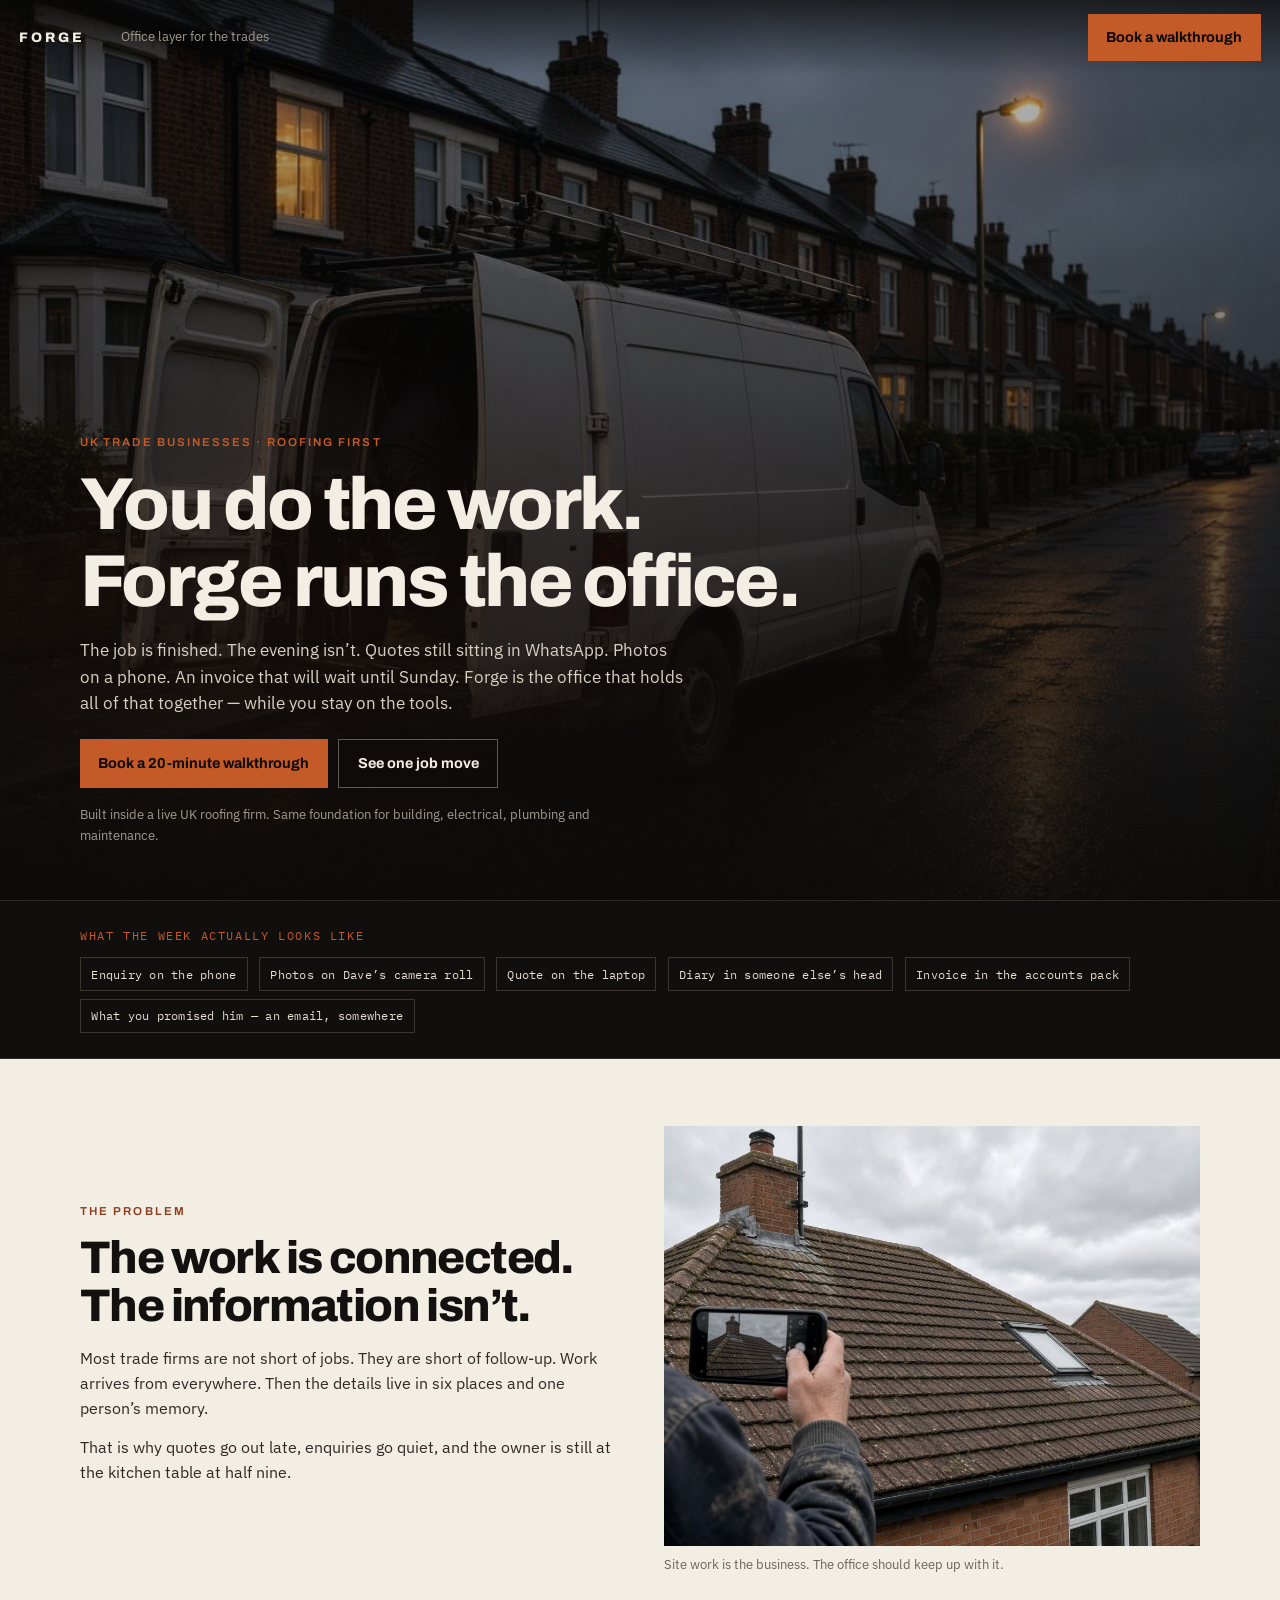
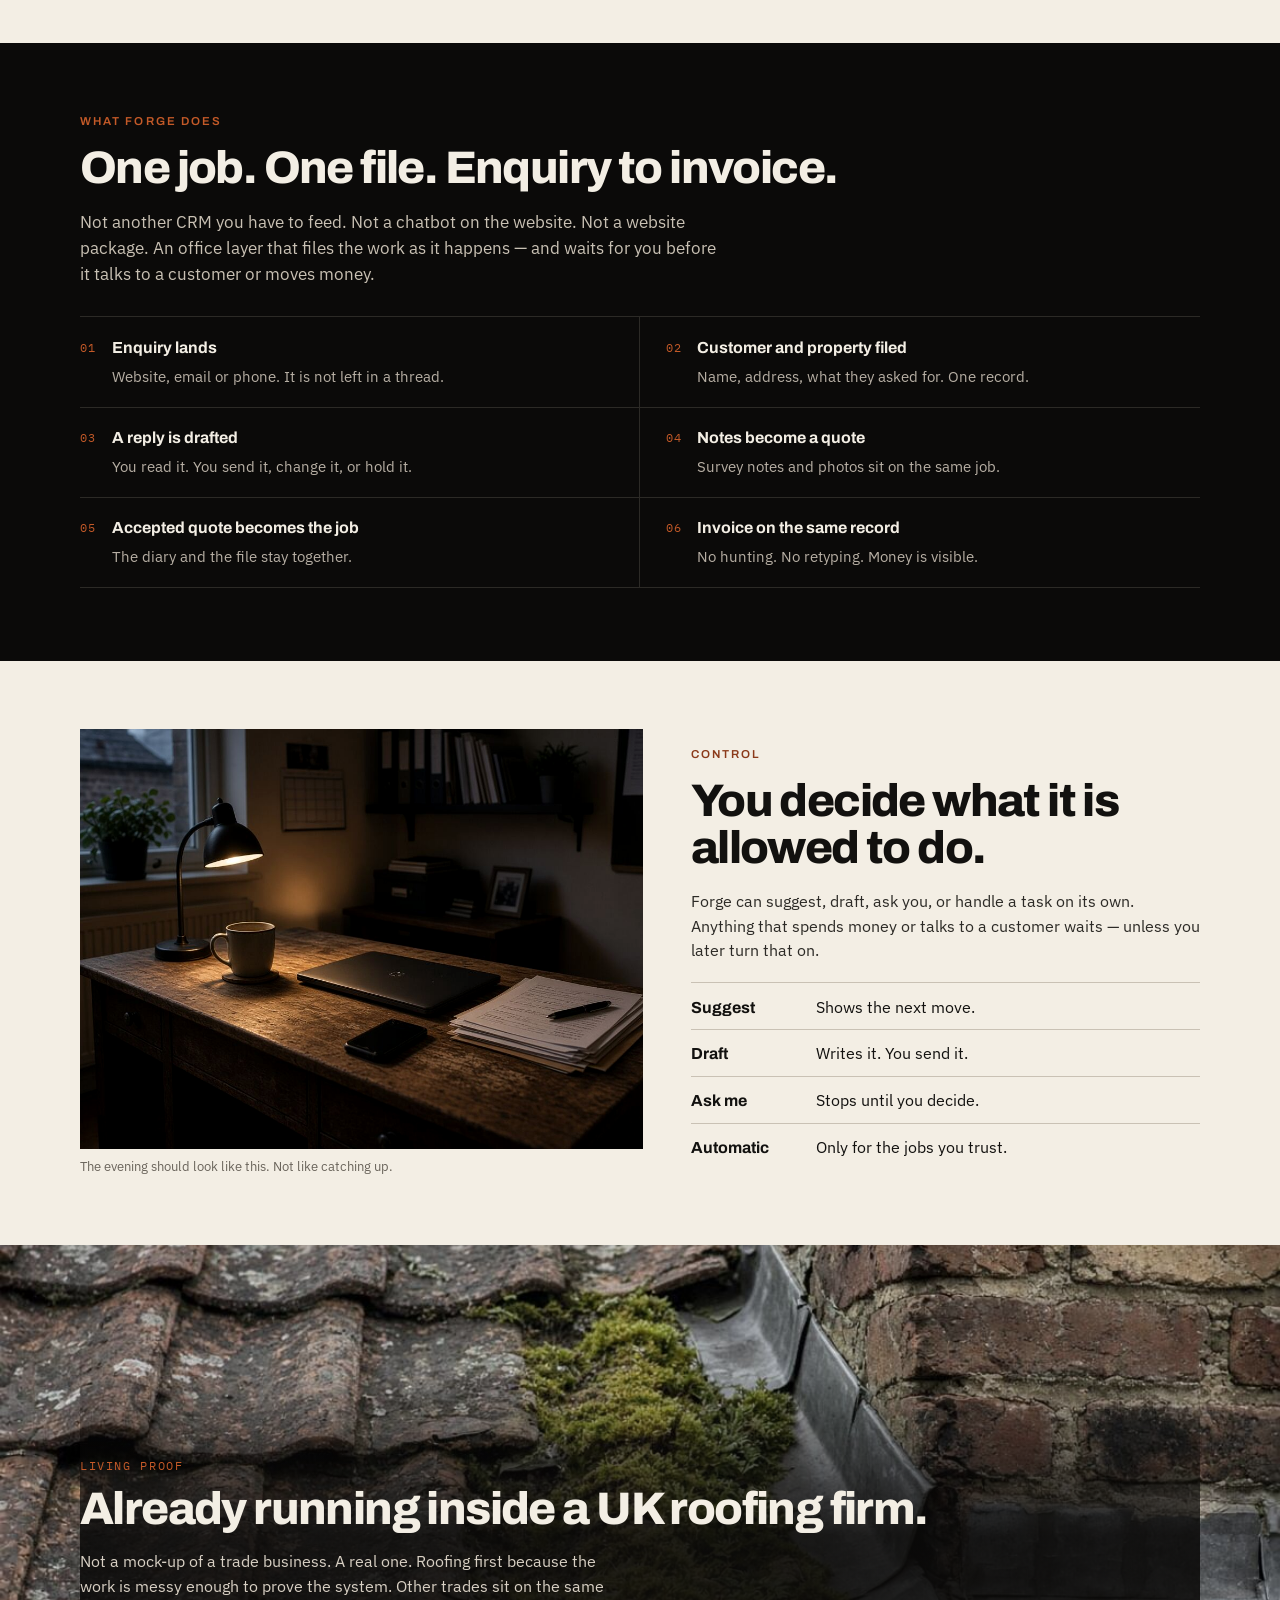
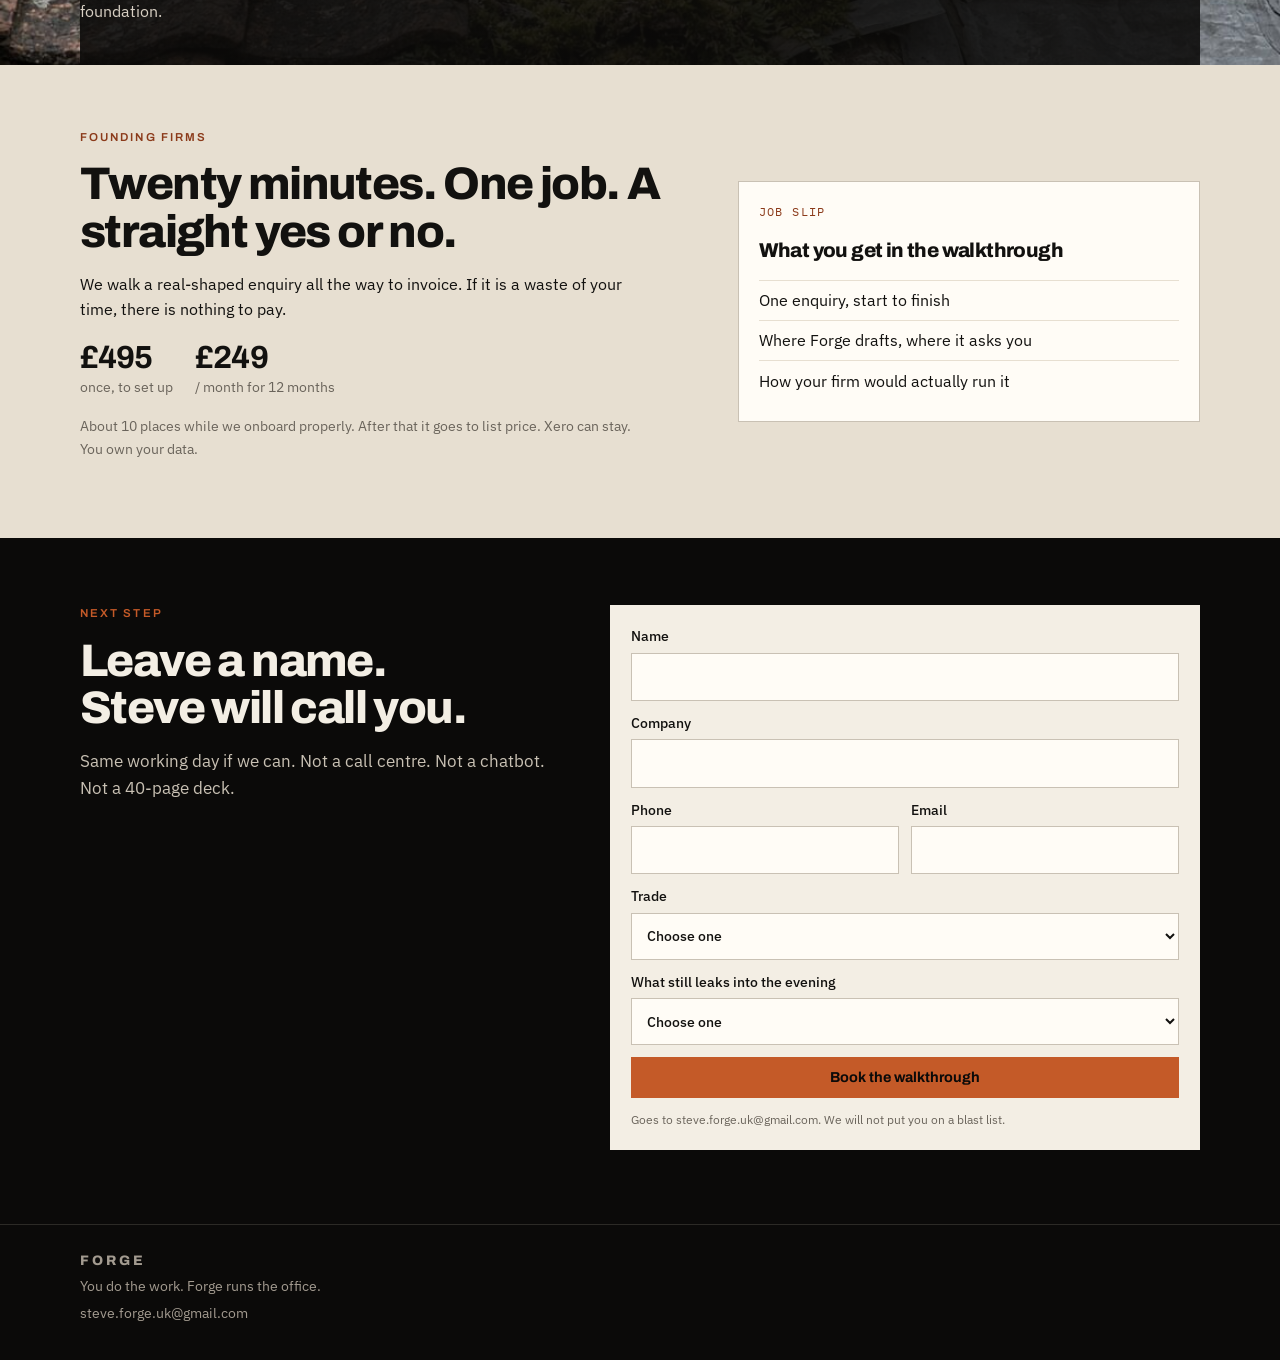
<file: index.html>
<!DOCTYPE html>
<html lang="en-GB">
<head>
<meta charset="utf-8"/>
<meta name="viewport" content="width=device-width,initial-scale=1"/>
<title>Forge — You do the work. Forge runs the office.</title>
<meta name="description" content="The office layer for UK trade firms. An enquiry becomes the customer, the quote, the job and the invoice. You stay on the tools. You approve anything that talks to a customer or moves money."/>
<meta name="theme-color" content="#0B0A09"/>
<meta name="robots" content="noindex,nofollow"/>
<meta property="og:title" content="Forge — You do the work. Forge runs the office."/>
<meta property="og:description" content="The office layer for UK trade businesses."/>
<meta property="og:type" content="website"/>
<link rel="preconnect" href="https://fonts.googleapis.com"/>
<link rel="preconnect" href="https://fonts.gstatic.com" crossorigin/>
<link href="https://fonts.googleapis.com/css2?family=Archivo:wght@500;600;700;800&family=IBM+Plex+Mono:wght@400;500&family=IBM+Plex+Sans:ital,wght@0,400;0,500;0,600;1,400&display=swap" rel="stylesheet"/>
<link rel="stylesheet" href="styles.css"/>
</head>
<body>
<a class="skip" href="#top">Skip to content</a>

<header class="nav" id="nav">
  <a class="logo" href="#top">FORGE</a>
  <p class="nav-line">Office layer for the trades</p>
  <a class="nav-cta" href="#talk">Book a walkthrough</a>
</header>

<main id="top">

  <section class="hero">
    <img class="hero-img" src="img/van-dusk.jpg" alt="A trade van at dusk after a day’s work"/>
    <div class="hero-veil"></div>
    <div class="hero-copy">
      <p class="eyebrow">UK trade businesses · Roofing first</p>
      <h1>You do the work.<br>Forge runs the office.</h1>
      <p class="lede">The job is finished. The evening isn’t. Quotes still sitting in WhatsApp. Photos on a phone. An invoice that will wait until Sunday. Forge is the office that holds all of that together — while you stay on the tools.</p>
      <div class="btns">
        <a class="btn btn-primary" href="#talk">Book a 20-minute walkthrough</a>
        <a class="btn btn-ghost" href="#how">See one job move</a>
      </div>
      <p class="fine">Built inside a live UK roofing firm. Same foundation for building, electrical, plumbing and maintenance.</p>
    </div>
  </section>

  <section class="strip">
    <div class="wrap strip-grid">
      <p class="mono kicker">What the week actually looks like</p>
      <ul>
        <li>Enquiry on the phone</li>
        <li>Photos on Dave’s camera roll</li>
        <li>Quote on the laptop</li>
        <li>Diary in someone else’s head</li>
        <li>Invoice in the accounts pack</li>
        <li>What you promised him — an email, somewhere</li>
      </ul>
    </div>
  </section>

  <section class="paper">
    <div class="wrap pair">
      <div>
        <p class="eyebrow rust">The problem</p>
        <h2>The work is connected.<br>The information isn’t.</h2>
        <p>Most trade firms are not short of jobs. They are short of follow-up. Work arrives from everywhere. Then the details live in six places and one person’s memory.</p>
        <p>That is why quotes go out late, enquiries go quiet, and the owner is still at the kitchen table at half nine.</p>
      </div>
      <figure>
        <img src="img/survey-roof.jpg" alt="A roofer inspecting slates on a pitched roof"/>
        <figcaption>Site work is the business. The office should keep up with it.</figcaption>
      </figure>
    </div>
  </section>

  <section id="how" class="dark">
    <div class="wrap">
      <p class="eyebrow">What Forge does</p>
      <h2>One job. One file. Enquiry to invoice.</h2>
      <p class="lede-dark">Not another CRM you have to feed. Not a chatbot on the website. Not a website package. An office layer that files the work as it happens — and waits for you before it talks to a customer or moves money.</p>
      <ol class="steps">
        <li><span>01</span><div><strong>Enquiry lands</strong><p>Website, email or phone. It is not left in a thread.</p></div></li>
        <li><span>02</span><div><strong>Customer and property filed</strong><p>Name, address, what they asked for. One record.</p></div></li>
        <li><span>03</span><div><strong>A reply is drafted</strong><p>You read it. You send it, change it, or hold it.</p></div></li>
        <li><span>04</span><div><strong>Notes become a quote</strong><p>Survey notes and photos sit on the same job.</p></div></li>
        <li><span>05</span><div><strong>Accepted quote becomes the job</strong><p>The diary and the file stay together.</p></div></li>
        <li><span>06</span><div><strong>Invoice on the same record</strong><p>No hunting. No retyping. Money is visible.</p></div></li>
      </ol>
    </div>
  </section>

  <section class="paper">
    <div class="wrap pair pair-rev">
      <figure>
        <img src="img/desk-calm.jpg" alt="A quiet workshop desk at the end of the day"/>
        <figcaption>The evening should look like this. Not like catching up.</figcaption>
      </figure>
      <div>
        <p class="eyebrow rust">Control</p>
        <h2>You decide what it is allowed to do.</h2>
        <p>Forge can suggest, draft, ask you, or handle a task on its own. Anything that spends money or talks to a customer waits — unless you later turn that on.</p>
        <ul class="modes">
          <li><span>Suggest</span> Shows the next move.</li>
          <li><span>Draft</span> Writes it. You send it.</li>
          <li><span>Ask me</span> Stops until you decide.</li>
          <li><span>Automatic</span> Only for the jobs you trust.</li>
        </ul>
      </div>
    </div>
  </section>

  <section class="band">
    <img src="img/tiles-close.jpg" alt="Close detail of roof slates"/>
    <div class="band-copy">
      <p class="mono">Living proof</p>
      <h2>Already running inside a UK roofing firm.</h2>
      <p>Not a mock-up of a trade business. A real one. Roofing first because the work is messy enough to prove the system. Other trades sit on the same foundation.</p>
    </div>
  </section>

  <section class="offer-sec">
    <div class="wrap offer-grid">
      <div>
        <p class="eyebrow rust">Founding firms</p>
        <h2>Twenty minutes. One job. A straight yes or no.</h2>
        <p>We walk a real-shaped enquiry all the way to invoice. If it is a waste of your time, there is nothing to pay.</p>
        <div class="prices">
          <div><strong>£495</strong><span>once, to set up</span></div>
          <div><strong>£249</strong><span>/ month for 12 months</span></div>
        </div>
        <p class="fine-ink">About 10 places while we onboard properly. After that it goes to list price. Xero can stay. You own your data.</p>
      </div>
      <aside class="slip">
        <p class="mono slip-k">Job slip</p>
        <p class="slip-t">What you get in the walkthrough</p>
        <ul>
          <li>One enquiry, start to finish</li>
          <li>Where Forge drafts, where it asks you</li>
          <li>How your firm would actually run it</li>
        </ul>
      </aside>
    </div>
  </section>

  <section id="talk" class="talk">
    <div class="wrap talk-grid">
      <div>
        <p class="eyebrow">Next step</p>
        <h2>Leave a name.<br>Steve will call you.</h2>
        <p class="lede-dark">Same working day if we can. Not a call centre. Not a chatbot. Not a 40-page deck.</p>
      </div>

      <form class="form" action="https://formsubmit.co/steve.forge.uk@gmail.com" method="POST">
        <input type="hidden" name="_subject" value="Forge — Cold email interest"/>
        <input type="hidden" name="_template" value="table"/>
        <input type="hidden" name="_captcha" value="false"/>
        <input type="hidden" name="_next" id="next-url" value="thanks.html"/>
        <input type="hidden" name="page_version" value="cold-premium-v2"/>
        <input type="text" name="_honey" class="honey" tabindex="-1" autocomplete="off"/>

        <label>Name <input type="text" name="name" autocomplete="name" required/></label>
        <label>Company <input type="text" name="company" autocomplete="organization" required/></label>
        <div class="two">
          <label>Phone <input type="tel" name="phone" autocomplete="tel" required/></label>
          <label>Email <input type="email" name="email" autocomplete="email" required/></label>
        </div>
        <label>Trade
          <select name="trade" required>
            <option value="" disabled selected>Choose one</option>
            <option>Roofing</option>
            <option>Building</option>
            <option>Electrical</option>
            <option>Plumbing</option>
            <option>Maintenance</option>
            <option>Landscaping</option>
            <option>Other trade</option>
          </select>
        </label>
        <label>What still leaks into the evening
          <select name="pain" required>
            <option value="" disabled selected>Choose one</option>
            <option>Enquiries dying</option>
            <option>Quotes too slow</option>
            <option>Follow-ups slipping</option>
            <option>Invoices late</option>
            <option>Too many apps</option>
            <option>Owner is the memory</option>
          </select>
        </label>
        <button class="btn btn-primary btn-block" type="submit">Book the walkthrough</button>
        <p class="form-fine">Goes to steve.forge.uk@gmail.com. We will not put you on a blast list.</p>
      </form>
    </div>
  </section>

</main>

<footer class="foot">
  <div class="wrap foot-inner">
    <span class="logo">FORGE</span>
    <p>You do the work. Forge runs the office.</p>
    <p><a href="mailto:steve.forge.uk@gmail.com">steve.forge.uk@gmail.com</a></p>
  </div>
</footer>

<script>
  (function () {
    var nav = document.getElementById("nav");
    var onScroll = function () { nav.classList.toggle("solid", window.scrollY > 12); };
    onScroll();
    window.addEventListener("scroll", onScroll, { passive: true });
    var next = document.getElementById("next-url");
    if (next) {
      var path = location.pathname.replace(/[^/]+$/, "");
      next.value = location.origin + path + "thanks.html";
    }
  })();
</script>
</body>
</html>
</file>
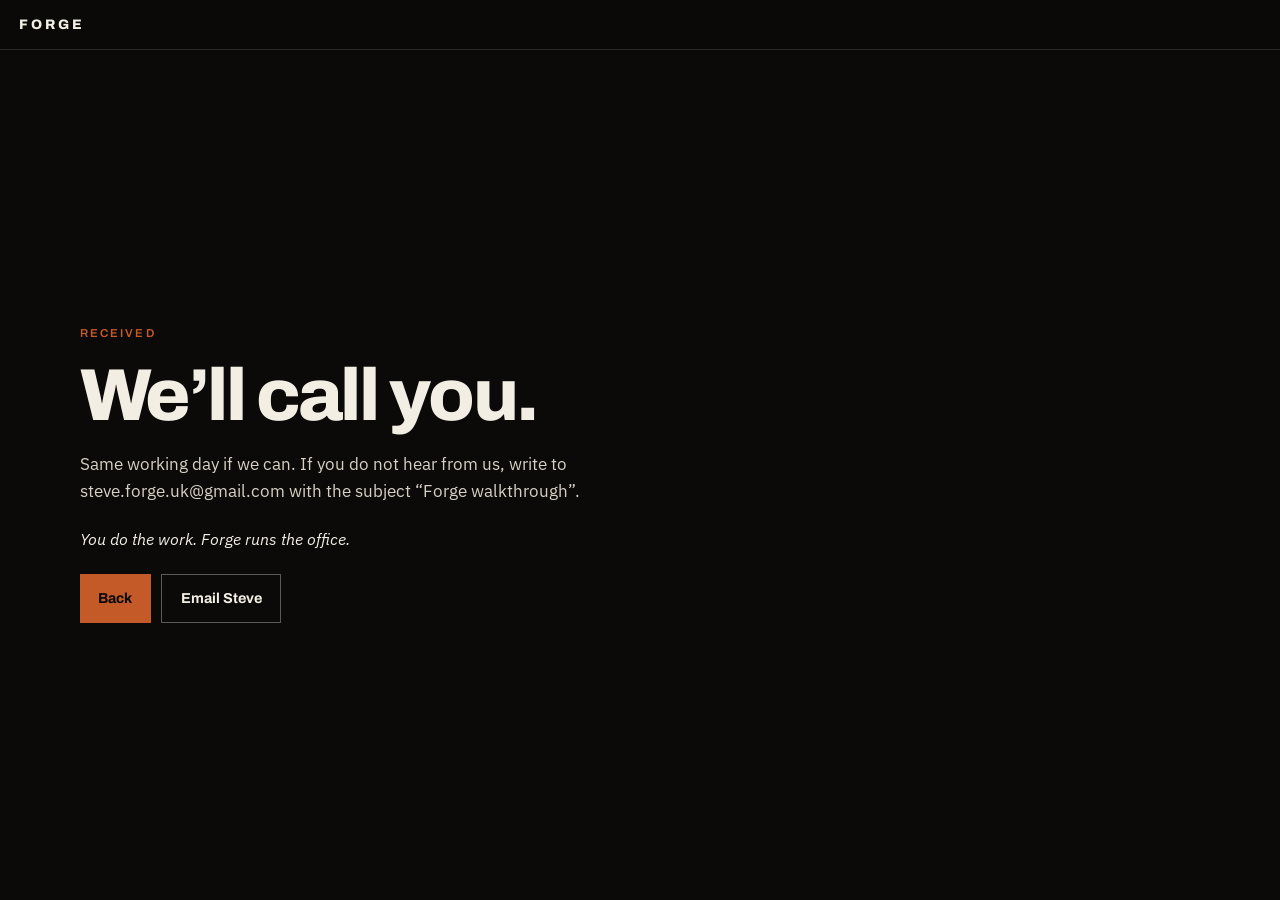
<file: thanks.html>
<!DOCTYPE html>
<html lang="en-GB">
<head>
<meta charset="utf-8"/>
<meta name="viewport" content="width=device-width,initial-scale=1"/>
<title>Forge — We’ll call you</title>
<meta name="robots" content="noindex"/>
<meta name="theme-color" content="#0B0A09"/>
<link rel="preconnect" href="https://fonts.googleapis.com"/>
<link rel="preconnect" href="https://fonts.gstatic.com" crossorigin/>
<link href="https://fonts.googleapis.com/css2?family=Archivo:wght@700;800&family=IBM+Plex+Sans:ital,wght@0,400;0,500;1,400&display=swap" rel="stylesheet"/>
<link rel="stylesheet" href="styles.css"/>
</head>
<body class="thanks">
<header class="nav solid">
  <a class="logo" href="index.html">FORGE</a>
</header>
<main>
  <div class="wrap">
    <p class="eyebrow">Received</p>
    <h1>We’ll call you.</h1>
    <p class="lede">Same working day if we can. If you do not hear from us, write to steve.forge.uk@gmail.com with the subject “Forge walkthrough”.</p>
    <p class="lockup">You do the work. Forge runs the office.</p>
    <div class="btns">
      <a class="btn btn-primary" href="index.html">Back</a>
      <a class="btn btn-ghost" href="mailto:steve.forge.uk@gmail.com">Email Steve</a>
    </div>
  </div>
</main>
</body>
</html>
</file>
<file: styles.css>
:root{
  --void:#0B0A09;
  --ink:#12110F;
  --paper:#F3EEE4;
  --paper-2:#E7DFD1;
  --cream:#FAF6EE;
  --white:#FFFCF6;
  --muted:#8A8378;
  --steel:#6A645B;
  --rule:#2C2A26;
  --rule-light:#C9C1B4;
  --signal:#C45A28;
  --signal-dim:#8B3A1A;
  --display:"Archivo",system-ui,sans-serif;
  --sans:"IBM Plex Sans",system-ui,sans-serif;
  --mono:"IBM Plex Mono",ui-monospace,Menlo,monospace;
  --ease:cubic-bezier(.22,.7,.2,1);
}
*{box-sizing:border-box;margin:0;padding:0}
html{scroll-behavior:smooth}
@media(prefers-reduced-motion:reduce){
  html{scroll-behavior:auto}
  *,*::before,*::after{animation:none!important;transition:none!important}
}
body{
  font-family:var(--sans);
  background:var(--void);
  color:var(--paper);
  line-height:1.55;
  -webkit-font-smoothing:antialiased;
  text-rendering:optimizeLegibility;
}
img{max-width:100%;display:block}
a{color:inherit}
.skip{position:absolute;left:-999px;top:0;background:var(--paper);color:var(--ink);padding:.7rem 1rem;z-index:200}
.skip:focus{left:1rem;top:1rem}
.wrap{width:min(1120px,calc(100% - 2.2rem));margin:0 auto}
.mono{font-family:var(--mono);letter-spacing:.04em}
.eyebrow{
  font-family:var(--display);font-weight:600;font-size:.72rem;
  letter-spacing:.18em;text-transform:uppercase;color:var(--signal);margin-bottom:.9rem
}
.eyebrow.rust{color:var(--signal-dim)}
h1,h2{font-family:var(--display);font-weight:800;letter-spacing:-.035em;line-height:1.04}
h1{font-size:clamp(2.35rem,7vw,4.6rem);margin-bottom:1.1rem}
h2{font-size:clamp(1.7rem,4.2vw,2.85rem);margin-bottom:1rem}
.lede{font-size:1.08rem;max-width:38rem;color:#D8D0C4;margin-bottom:1.35rem}
.lede-dark{font-size:1.06rem;max-width:40rem;color:#C9C1B4;margin-bottom:1.8rem}
.fine{font-size:.84rem;color:#A39B90;margin-top:1rem;max-width:34rem}
.fine-ink{font-size:.9rem;color:var(--steel);margin-top:1rem;max-width:32rem}

.nav{
  position:fixed;top:0;left:0;right:0;z-index:40;
  display:flex;align-items:center;justify-content:space-between;gap:1rem;
  padding:.85rem 1.2rem;
  background:linear-gradient(180deg,rgba(11,10,9,.7),rgba(11,10,9,0));
  transition:background .35s var(--ease),border-color .35s;
}
.nav.solid{background:rgba(11,10,9,.94);border-bottom:1px solid var(--rule);backdrop-filter:blur(12px)}
.logo{font-family:var(--display);font-weight:800;letter-spacing:.22em;font-size:.86rem;text-decoration:none}
.nav-line{display:none;color:#A39B90;font-size:.82rem}
@media(min-width:720px){.nav-line{display:block;margin-right:auto;margin-left:1.2rem}}
.nav-cta,.btn{
  display:inline-flex;align-items:center;justify-content:center;
  font-family:var(--display);font-weight:700;text-decoration:none;border:0;cursor:pointer;
  padding:.78rem 1.15rem;font-size:.9rem
}
.nav-cta,.btn-primary{background:var(--signal);color:var(--void)}
.btn-ghost{background:transparent;color:var(--paper);border:1px solid rgba(243,238,228,.35)}
.btn:hover,.nav-cta:hover{filter:brightness(1.08)}
.btn-block{width:100%}
.btns{display:flex;flex-wrap:wrap;gap:.65rem}

.hero{position:relative;min-height:100svh;display:flex;align-items:flex-end;padding:7rem 0 3.4rem}
.hero-img{position:absolute;inset:0;width:100%;height:100%;object-fit:cover;object-position:center 40%}
.hero-veil{
  position:absolute;inset:0;
  background:
    linear-gradient(180deg,rgba(11,10,9,.25) 0%,rgba(11,10,9,.55) 42%,rgba(11,10,9,.92) 100%),
    radial-gradient(120% 80% at 20% 80%,rgba(196,90,40,.18),transparent 55%);
}
.hero-copy{position:relative;width:min(1120px,calc(100% - 2.2rem));margin:0 auto}

.strip{border-top:1px solid var(--rule);border-bottom:1px solid var(--rule);padding:1.6rem 0;background:#100F0D}
.kicker{color:var(--signal);font-size:.72rem;letter-spacing:.14em;text-transform:uppercase;margin-bottom:.8rem}
.strip ul{list-style:none;display:flex;flex-wrap:wrap;gap:.45rem .7rem}
.strip li{
  font-family:var(--mono);font-size:.78rem;letter-spacing:.02em;
  border:1px solid #3A3732;padding:.4rem .65rem;color:#E7DFD1
}

.paper{background:var(--paper);color:var(--ink);padding:4.2rem 0}
.paper p{max-width:36rem;color:#2C2A26;margin-bottom:.9rem}
.pair{display:grid;gap:2rem;align-items:center}
@media(min-width:880px){
  .pair{grid-template-columns:1fr 1fr;gap:3rem}
  .pair-rev{grid-template-columns:1.05fr .95fr}
  .pair-rev figure{order:-1}
}
figure img{width:100%;height:min(420px,52vw);object-fit:cover;filter:saturate(.92) contrast(1.04)}
figcaption{font-size:.82rem;color:var(--steel);margin-top:.55rem}

.dark{padding:4.4rem 0 4.6rem}
.steps{list-style:none;display:grid;gap:0;border-top:1px solid var(--rule)}
@media(min-width:800px){.steps{grid-template-columns:1fr 1fr}}
.steps li{
  display:flex;gap:1rem;padding:1.15rem 1rem 1.15rem 0;
  border-bottom:1px solid var(--rule)
}
@media(min-width:800px){
  .steps li:nth-child(odd){padding-right:1.6rem;border-right:1px solid var(--rule)}
  .steps li:nth-child(even){padding-left:1.6rem}
}
.steps span{font-family:var(--mono);font-size:.72rem;color:var(--signal);letter-spacing:.08em;padding-top:.2rem}
.steps strong{display:block;font-family:var(--display);font-weight:700;margin-bottom:.25rem}
.steps p{color:#B7AFA4;font-size:.95rem}

.modes{list-style:none;margin-top:1.2rem;display:grid;gap:.55rem}
.modes li{display:grid;grid-template-columns:7.2rem 1fr;gap:.6rem;align-items:baseline;border-top:1px solid var(--rule-light);padding-top:.7rem}
.modes span{font-family:var(--display);font-weight:700}

.band{position:relative;min-height:420px;display:flex;align-items:flex-end}
.band img{position:absolute;inset:0;width:100%;height:100%;object-fit:cover;filter:saturate(.85)}
.band-copy{
  position:relative;width:min(1120px,calc(100% - 2.2rem));margin:0 auto;padding:5rem 0 2.6rem;
  background:linear-gradient(180deg,transparent,rgba(11,10,9,.88) 55%)
}
.band-copy .mono{color:var(--signal);font-size:.72rem;letter-spacing:.14em;text-transform:uppercase;margin-bottom:.7rem}
.band-copy p{max-width:34rem;color:#D8D0C4}

.offer-sec{background:var(--paper-2);color:var(--ink);padding:4rem 0}
.offer-grid{display:grid;gap:2rem}
@media(min-width:860px){.offer-grid{grid-template-columns:1.15fr .85fr;align-items:center}}
.offer-sec p{max-width:36rem;margin-bottom:.9rem}
.prices{display:flex;flex-wrap:wrap;gap:1.4rem;margin:1.3rem 0 .4rem}
.prices strong{display:block;font-family:var(--display);font-size:2rem;letter-spacing:-.03em;line-height:1}
.prices span{color:var(--steel);font-size:.9rem}
.slip{background:var(--white);border:1px solid var(--rule-light);padding:1.3rem 1.25rem}
.slip-k{color:var(--signal-dim);font-size:.72rem;letter-spacing:.12em;text-transform:uppercase}
.slip-t{font-family:var(--display);font-weight:800;font-size:1.25rem;margin:.45rem 0 1rem;letter-spacing:-.03em}
.slip ul{list-style:none}
.slip li{padding:.45rem 0;border-top:1px solid var(--paper-2)}

.talk{padding:4.2rem 0 4.6rem}
.talk-grid{display:grid;gap:2rem}
@media(min-width:860px){.talk-grid{grid-template-columns:.9fr 1.1fr;gap:3rem;align-items:start}}
.form{background:var(--paper);color:var(--ink);padding:1.3rem;display:grid;gap:.75rem}
.form label{display:grid;gap:.32rem;font-size:.86rem;font-weight:500}
.form input,.form select{
  font:inherit;padding:.78rem .7rem;border:1px solid var(--rule-light);background:var(--white);color:var(--ink)
}
.form input:focus,.form select:focus{outline:2px solid var(--signal);outline-offset:1px}
.two{display:grid;gap:.75rem}
@media(min-width:560px){.two{grid-template-columns:1fr 1fr}}
.form-fine{font-size:.78rem;color:var(--steel)}
.honey{position:absolute;left:-9999px;opacity:0;height:0;width:0}

.foot{border-top:1px solid var(--rule);padding:1.6rem 0 2.2rem;color:#A39B90;font-size:.88rem}
.foot-inner{display:grid;gap:.3rem}
.foot a{text-decoration:none}
.foot a:hover{color:var(--paper)}

.thanks{min-height:100svh;display:flex;flex-direction:column}
.thanks main{flex:1;display:flex;align-items:center;padding:7rem 0 4rem}
.thanks h1{color:var(--paper)}
.thanks .lede{color:#D8D0C4}
.thanks .lockup{font-style:italic;margin:1rem 0 1.4rem}
@media(max-width:480px){
  .nav-cta{padding:.62rem .8rem;font-size:.8rem}
}
</file>
